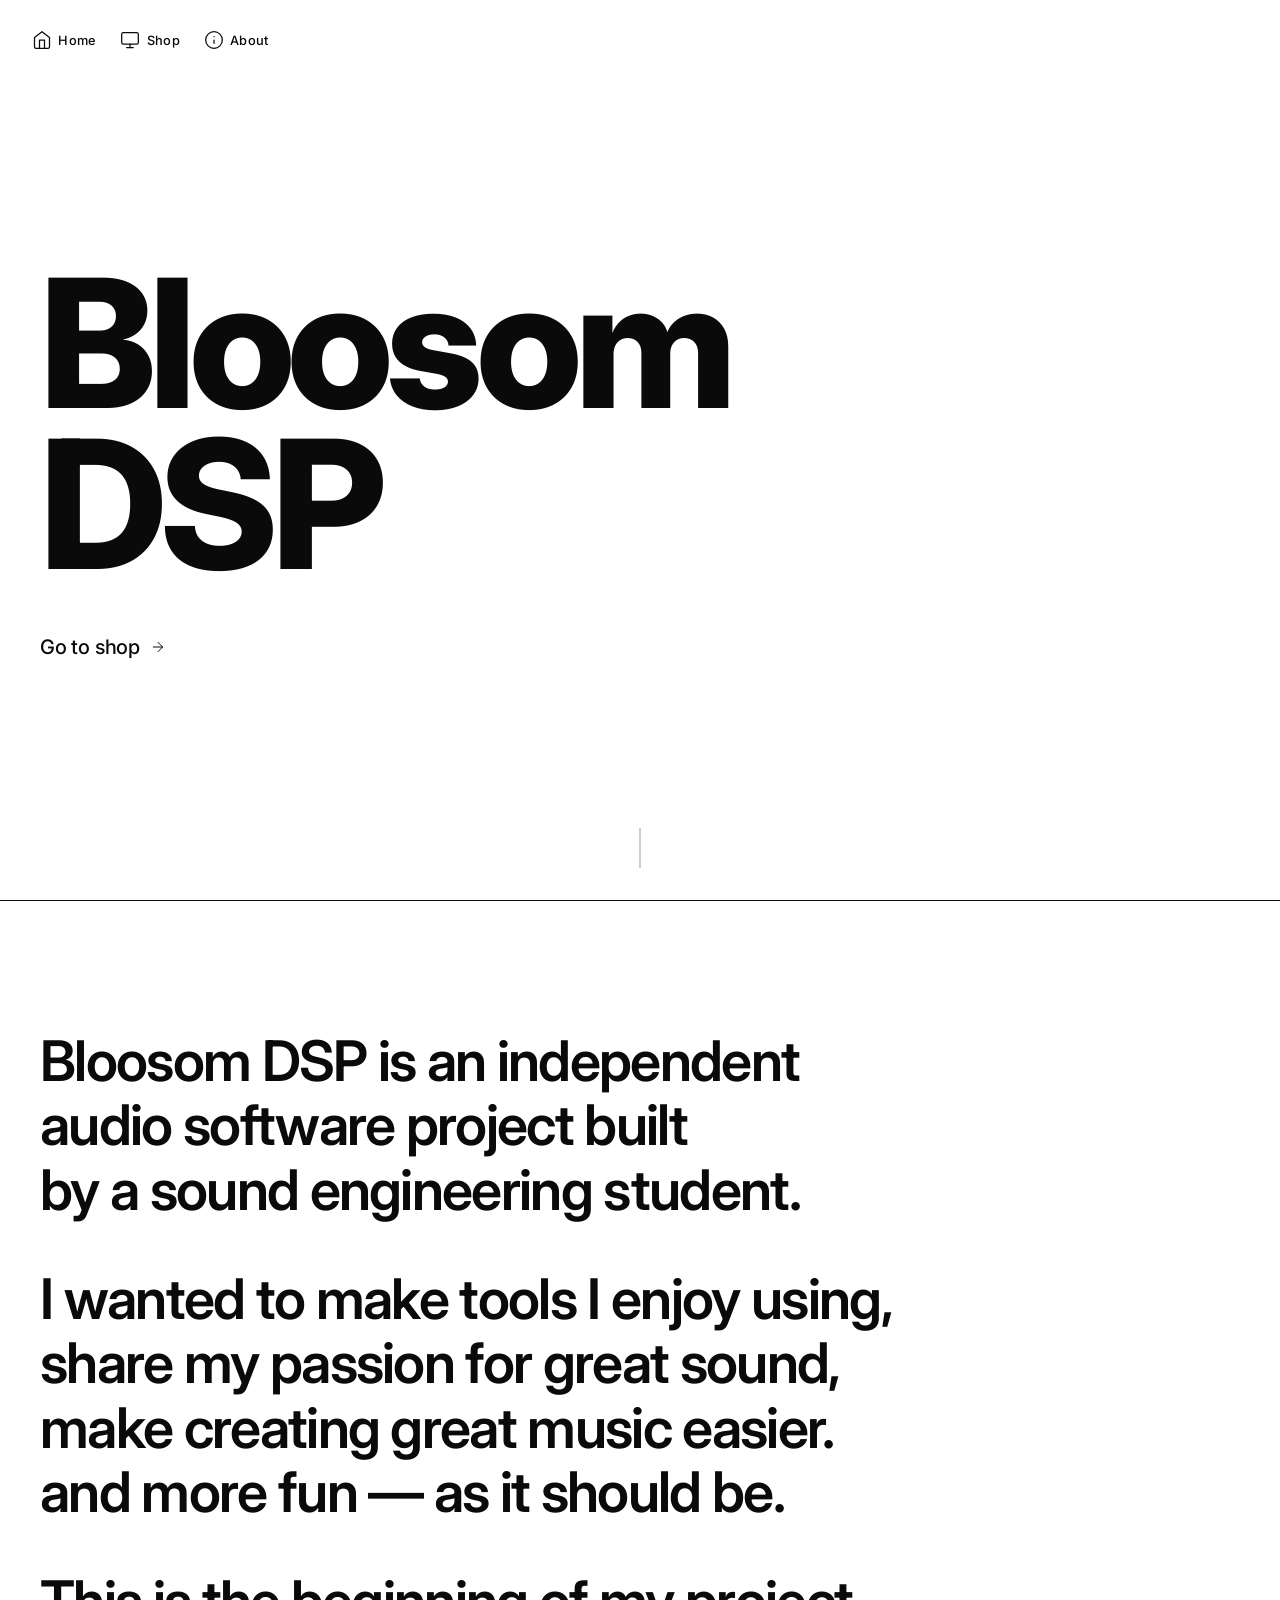
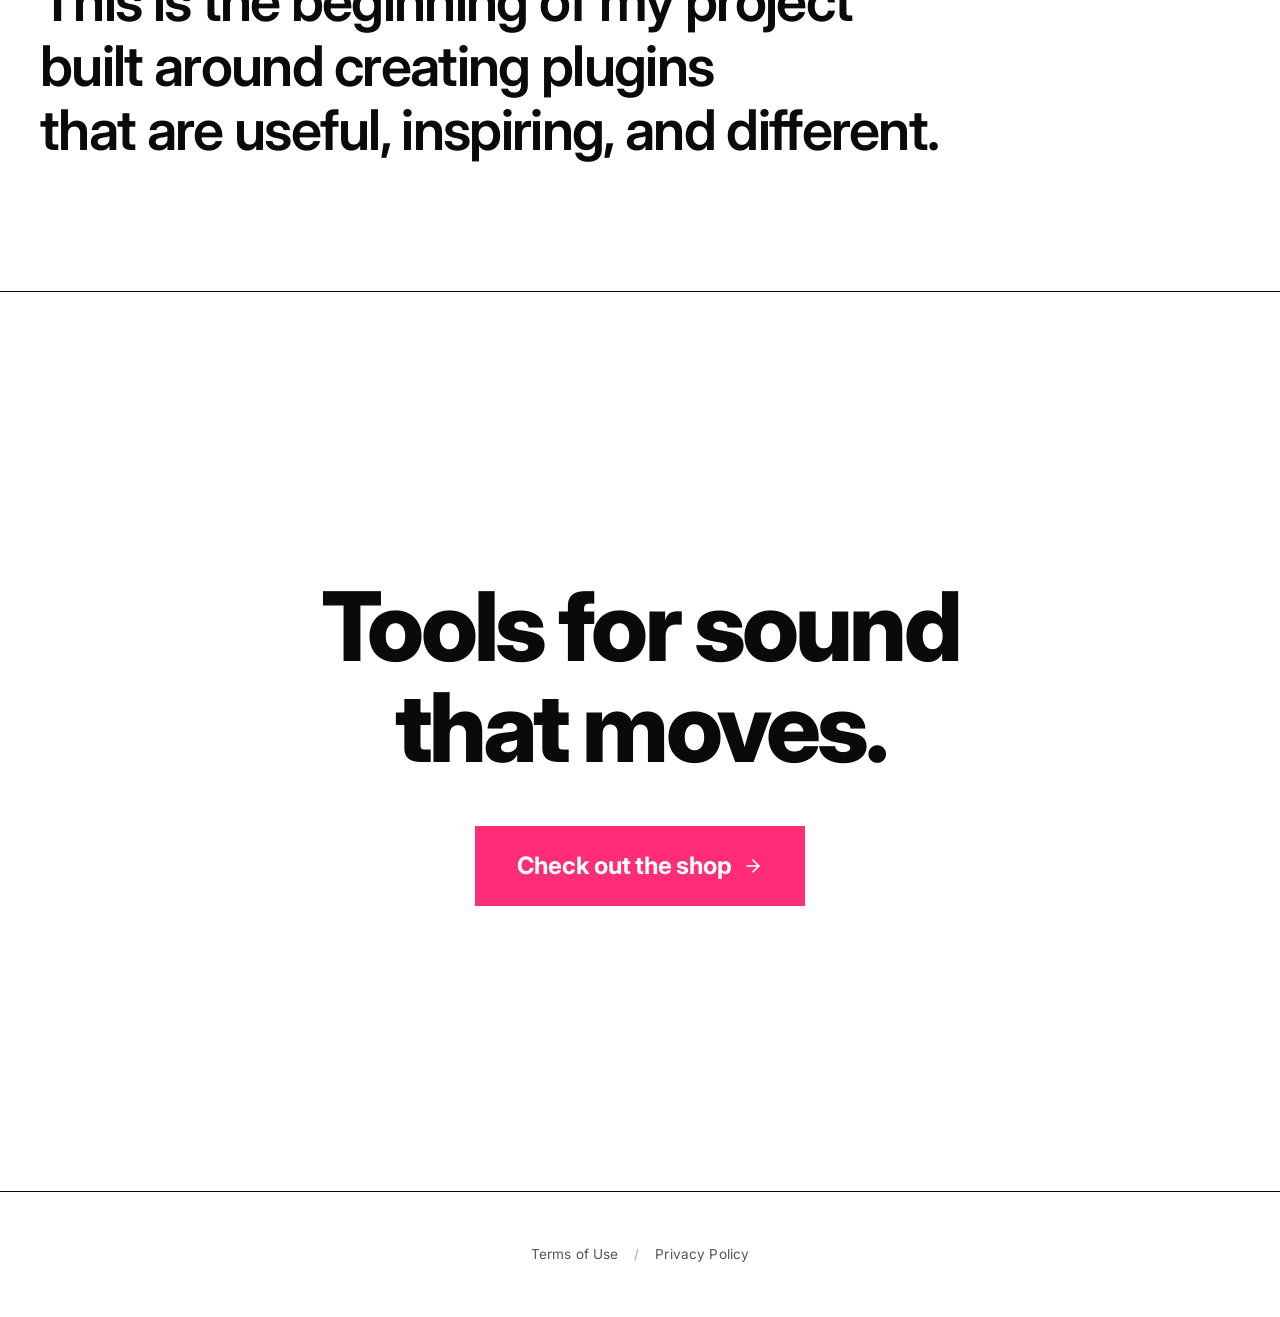
<file: index.html>
<!DOCTYPE html>
<html lang="en">
<head>
    <meta charset="UTF-8">
    <meta name="viewport" content="width=device-width, initial-scale=1.0">
    <title>Bloosom DSP — Audio Tools for Sound That Moves</title>
    <meta name="description" content="Bloosom DSP is an independent audio software project making tools for producers, mixers, and artists who care about character, movement, and sound.">

    <link rel="preconnect" href="https://fonts.googleapis.com">
    <link rel="preconnect" href="https://fonts.gstatic.com" crossorigin>
    <link href="https://fonts.googleapis.com/css2?family=Inter:wght@300;400;500;600;700;800;900&display=swap" rel="stylesheet">

    <link rel="stylesheet" href="style.css">
    <link rel="icon" type="image/png" sizes="32x32" href="src/favicon-32x32.png" />
    <link rel="icon" type="image/png" sizes="16x16" href="src/favicon-16x16.png" />
    <link rel="apple-touch-icon" href="src/apple-touch-icon.png" />
</head>
<body>

    <!-- Minimal Navigation -->
    <nav class="nav" aria-label="Main navigation">
        <div class="nav-inner">
            <a href="index.html#home" class="nav-link" aria-label="Home">
                <svg class="nav-icon" width="20" height="20" viewBox="0 0 24 24" fill="none" stroke="currentColor" stroke-width="1.5" stroke-linecap="round" stroke-linejoin="round" aria-hidden="true">
                    <path d="M3 9l9-7 9 7v11a2 2 0 0 1-2 2H5a2 2 0 0 1-2-2z"></path>
                    <polyline points="9 22 9 12 15 12 15 22"></polyline>
                </svg>
                <span class="nav-label">Home</span>
            </a>
            <a href="index.html#shop" class="nav-link" aria-label="Shop">
                <svg class="nav-icon" width="20" height="20" viewBox="0 0 24 24" fill="none" stroke="currentColor" stroke-width="1.5" stroke-linecap="round" stroke-linejoin="round" aria-hidden="true">
                    <rect x="2" y="3" width="20" height="14" rx="2" ry="2"></rect>
                    <line x1="8" y1="21" x2="16" y2="21"></line>
                    <line x1="12" y1="17" x2="12" y2="21"></line>
                </svg>
                <span class="nav-label">Shop</span>
            </a>
            <a href="index.html#about" class="nav-link" aria-label="About">
                <svg class="nav-icon" width="20" height="20" viewBox="0 0 24 24" fill="none" stroke="currentColor" stroke-width="1.5" stroke-linecap="round" stroke-linejoin="round" aria-hidden="true">
                    <circle cx="12" cy="12" r="10"></circle>
                    <line x1="12" y1="16" x2="12" y2="12"></line>
                    <line x1="12" y1="8" x2="12.01" y2="8"></line>
                </svg>
                <span class="nav-label">About</span>
            </a>
        </div>
    </nav>

    <!-- Hero Section -->
    <section id="home" class="hero">
        <div class="hero-content">
            <h1 class="hero-title">
                <span class="hero-title-line reveal-up">Bloosom</span>
                <span class="hero-title-line reveal-up delay-1">DSP</span>
            </h1>
            <a href="#shop" class="go-to-shop">
                <span class="go-to-shop-text">Go to shop</span>
                <svg class="go-to-shop-arrow" width="16" height="16" viewBox="0 0 24 24" fill="none" stroke="currentColor" stroke-width="1.5" stroke-linecap="round" stroke-linejoin="round" aria-hidden="true">
                    <line x1="5" y1="12" x2="19" y2="12"></line>
                    <polyline points="12 5 19 12 12 19"></polyline>
                </svg>
            </a>
        </div>
        <div class="scroll-indicator" aria-hidden="true">
            <div class="scroll-line"></div>
        </div>
    </section>

    <!-- About Section -->
    <section id="about" class="about">
        <div class="about-inner">
            <p class="about-line reveal-text">Bloosom DSP is an independent</p>
            <p class="about-line reveal-text">audio software project built</p>
            <p class="about-line reveal-text">by a sound engineering student.</p>
            <p class="about-line spacer" aria-hidden="true">&nbsp;</p>
            <p class="about-line reveal-text">I wanted to make tools I enjoy using, </p>
            <p class="about-line reveal-text">share my passion for great sound,</p>
            <p class="about-line reveal-text">make creating great music easier.</p>
            <p class="about-line reveal-text">and more fun — as it should be.</p>
            <p class="about-line spacer" aria-hidden="true">&nbsp;</p>
            <p class="about-line reveal-text">This is the beginning of my project</p>
            <p class="about-line reveal-text">built around creating plugins</p>
            <p class="about-line reveal-text">that are useful, inspiring, and different.</p>
        </div>
    </section>

    <!-- Shop Section -->
    <section id="shop" class="shop">
        <div class="shop-inner">
            <h2 class="shop-heading reveal-up">Tools for sound<br>that moves.</h2>
            <a href="http://store.bloosomdsp.com" class="shop-cta" target="_blank" rel="noopener noreferrer">
                <span class="shop-cta-text">Check out the shop</span>
                <svg class="shop-cta-arrow" width="20" height="20" viewBox="0 0 24 24" fill="none" stroke="currentColor" stroke-width="2" stroke-linecap="round" stroke-linejoin="round" aria-hidden="true">
                    <line x1="5" y1="12" x2="19" y2="12"></line>
                    <polyline points="12 5 19 12 12 19"></polyline>
                </svg>
            </a>
        </div>
    </section>

    <!-- Footer -->
    <footer class="footer">
        <div class="footer-inner">
            <a href="terms.html" class="footer-link">Terms of Use</a>
            <span class="footer-divider" aria-hidden="true">/</span>
            <a href="privacy.html" class="footer-link">Privacy Policy</a>
        </div>
    </footer>

    <script src="script.js"></script>
</body>
</html>
</file>
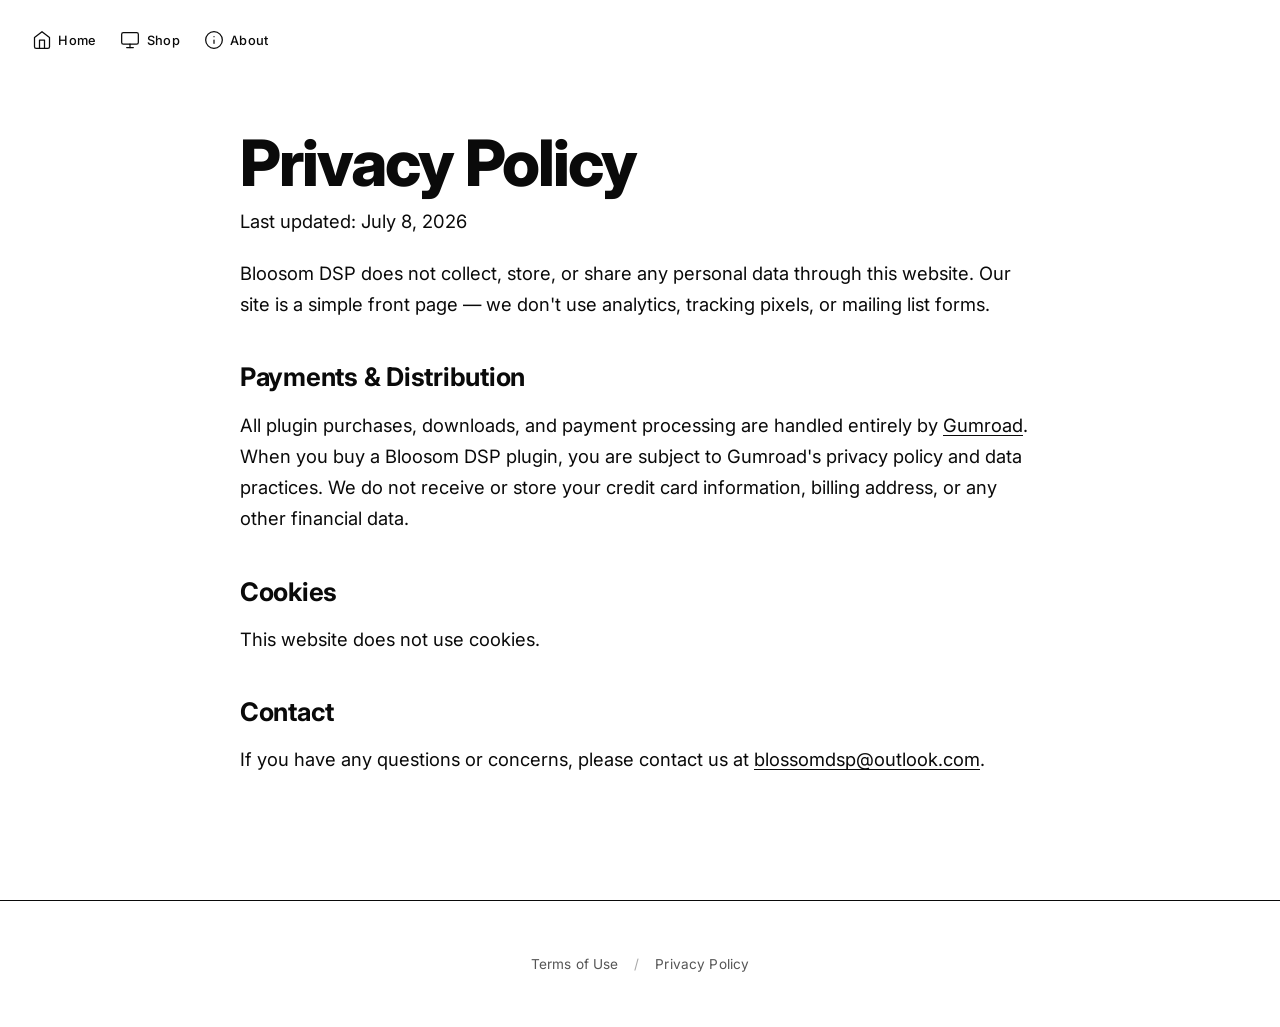
<file: privacy.html>
<!DOCTYPE html>
<html lang="en">
<head>
    <meta charset="UTF-8">
    <meta name="viewport" content="width=device-width, initial-scale=1.0">
    <title>Privacy Policy — Bloosom DSP</title>
    <meta name="description" content="Bloosom DSP privacy policy.">

    <link rel="preconnect" href="https://fonts.googleapis.com">
    <link rel="preconnect" href="https://fonts.gstatic.com" crossorigin>
    <link href="https://fonts.googleapis.com/css2?family=Inter:wght@300;400;500;600;700;800;900&display=swap" rel="stylesheet">

    <link rel="stylesheet" href="style.css">
    <link rel="icon" type="image/png" sizes="32x32" href="OLD/src/favicon-32x32.png" />
    <link rel="icon" type="image/png" sizes="16x16" href="OLD/src/favicon-16x16.png" />
    <link rel="apple-touch-icon" href="OLD/src/apple-touch-icon.png" />
</head>
<body>

<nav class="nav" aria-label="Main navigation">
    <div class="nav-inner">
        <a href="index.html#home" class="nav-link" aria-label="Home">
            <svg class="nav-icon" width="20" height="20" viewBox="0 0 24 24" fill="none" stroke="currentColor" stroke-width="1.5" stroke-linecap="round" stroke-linejoin="round" aria-hidden="true">
                <path d="M3 9l9-7 9 7v11a2 2 0 0 1-2 2H5a2 2 0 0 1-2-2z"></path>
                <polyline points="9 22 9 12 15 12 15 22"></polyline>
            </svg>
            <span class="nav-label">Home</span>
        </a>
        <a href="index.html#shop" class="nav-link" aria-label="Shop">
            <svg class="nav-icon" width="20" height="20" viewBox="0 0 24 24" fill="none" stroke="currentColor" stroke-width="1.5" stroke-linecap="round" stroke-linejoin="round" aria-hidden="true">
                <rect x="2" y="3" width="20" height="14" rx="2" ry="2"></rect>
                <line x1="8" y1="21" x2="16" y2="21"></line>
                <line x1="12" y1="17" x2="12" y2="21"></line>
            </svg>
            <span class="nav-label">Shop</span>
        </a>
        <a href="index.html#about" class="nav-link" aria-label="About">
            <svg class="nav-icon" width="20" height="20" viewBox="0 0 24 24" fill="none" stroke="currentColor" stroke-width="1.5" stroke-linecap="round" stroke-linejoin="round" aria-hidden="true">
                <circle cx="12" cy="12" r="10"></circle>
                <line x1="12" y1="16" x2="12" y2="12"></line>
                <line x1="12" y1="8" x2="12.01" y2="8"></line>
            </svg>
            <span class="nav-label">About</span>
        </a>
    </div>
</nav>

<main class="legal-page">
    <div class="legal-inner">
        <h1>Privacy Policy</h1>
        <p class="legal-date">Last updated: July 8, 2026</p>

        <p>Bloosom DSP does not collect, store, or share any personal data through this website. Our site is a simple front page — we don't use analytics, tracking pixels, or mailing list forms.</p>

        <h2>Payments &amp; Distribution</h2>
        <p>All plugin purchases, downloads, and payment processing are handled entirely by <a href="https://gumroad.com" target="_blank" rel="noopener noreferrer">Gumroad</a>. When you buy a Bloosom DSP plugin, you are subject to Gumroad's privacy policy and data practices. We do not receive or store your credit card information, billing address, or any other financial data.</p>

        <h2>Cookies</h2>
        <p>This website does not use cookies.</p>

        <h2>Contact</h2>
        <p>If you have any questions or concerns, please contact us at <a href="mailto:blossomdsp@outlook.com">blossomdsp@outlook.com</a>.</p>
    </div>
</main>

<footer class="footer">
    <div class="footer-inner">
        <a href="terms.html" class="footer-link">Terms of Use</a>
        <span class="footer-divider" aria-hidden="true">/</span>
        <a href="privacy.html" class="footer-link">Privacy Policy</a>
    </div>
</footer>

</body>
</html>
</file>
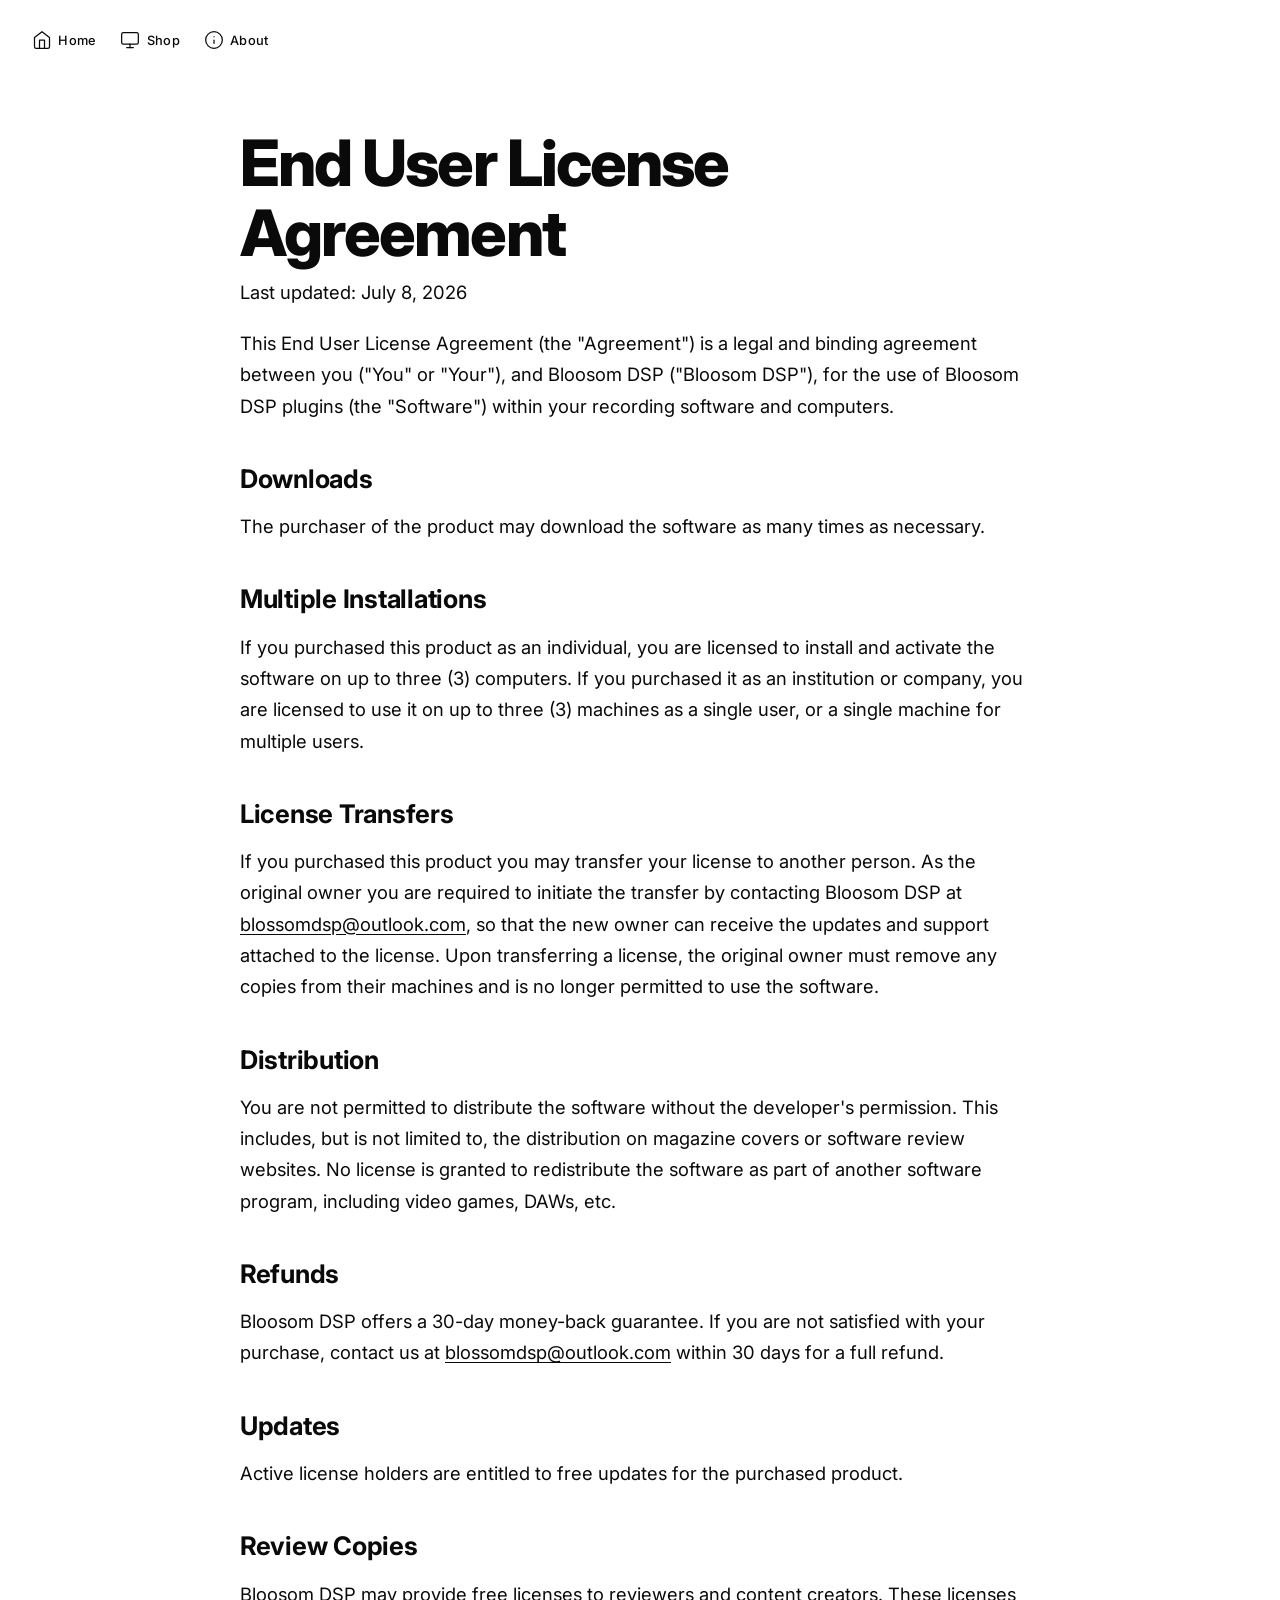
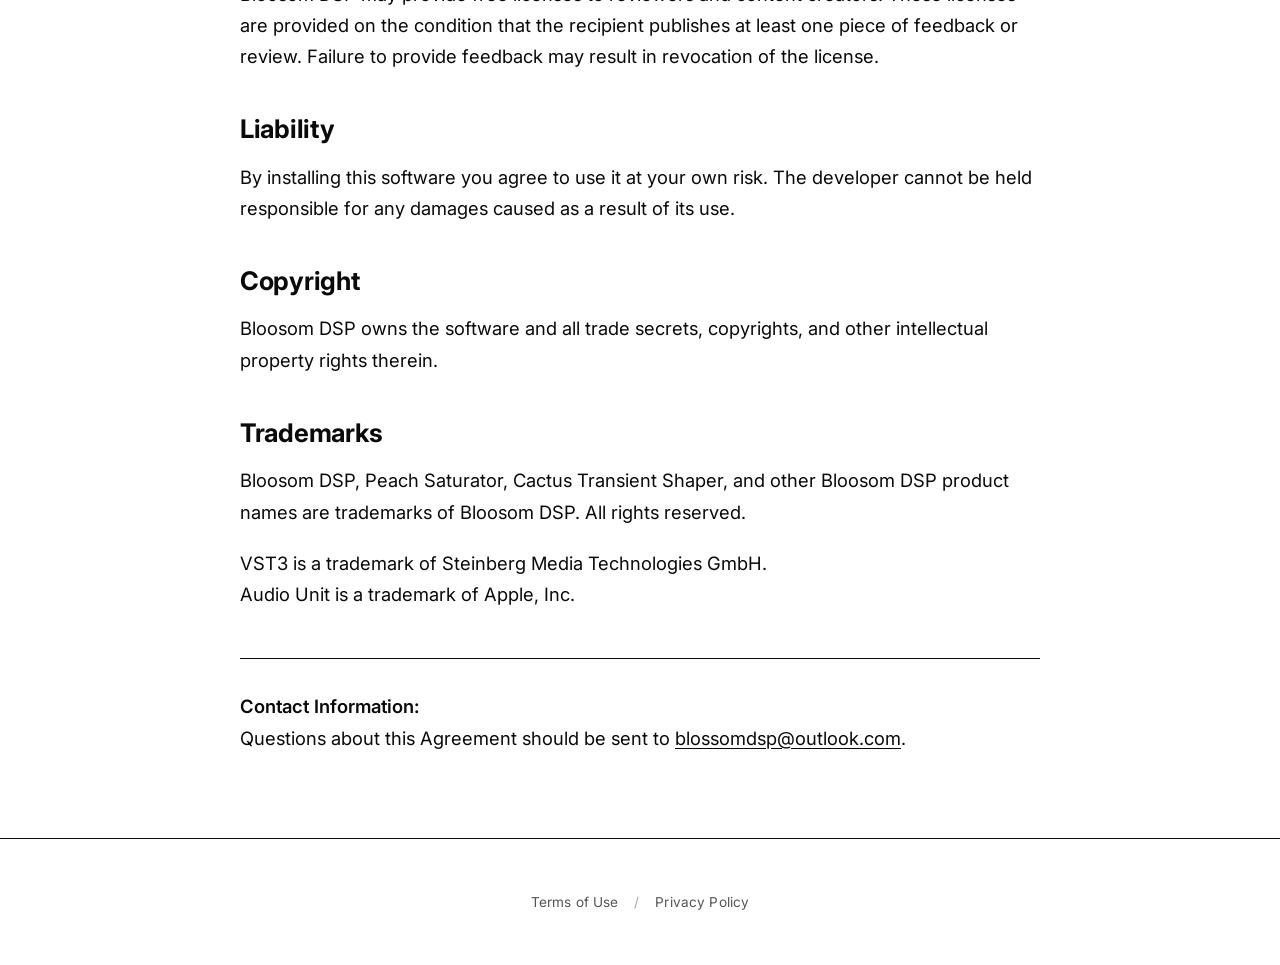
<file: terms.html>
<!DOCTYPE html>
<html lang="en">
<head>
    <meta charset="UTF-8">
    <meta name="viewport" content="width=device-width, initial-scale=1.0">
    <title>End User License Agreement — Bloosom DSP</title>
    <meta name="description" content="Bloosom DSP end user license agreement.">

    <link rel="preconnect" href="https://fonts.googleapis.com">
    <link rel="preconnect" href="https://fonts.gstatic.com" crossorigin>
    <link href="https://fonts.googleapis.com/css2?family=Inter:wght@300;400;500;600;700;800;900&display=swap" rel="stylesheet">

    <link rel="stylesheet" href="style.css">
    <link rel="icon" type="image/png" sizes="32x32" href="OLD/src/favicon-32x32.png" />
    <link rel="icon" type="image/png" sizes="16x16" href="OLD/src/favicon-16x16.png" />
    <link rel="apple-touch-icon" href="OLD/src/apple-touch-icon.png" />
</head>
<body>

<nav class="nav" aria-label="Main navigation">
    <div class="nav-inner">
        <a href="index.html#home" class="nav-link" aria-label="Home">
            <svg class="nav-icon" width="20" height="20" viewBox="0 0 24 24" fill="none" stroke="currentColor" stroke-width="1.5" stroke-linecap="round" stroke-linejoin="round" aria-hidden="true">
                <path d="M3 9l9-7 9 7v11a2 2 0 0 1-2 2H5a2 2 0 0 1-2-2z"></path>
                <polyline points="9 22 9 12 15 12 15 22"></polyline>
            </svg>
            <span class="nav-label">Home</span>
        </a>
        <a href="index.html#shop" class="nav-link" aria-label="Shop">
            <svg class="nav-icon" width="20" height="20" viewBox="0 0 24 24" fill="none" stroke="currentColor" stroke-width="1.5" stroke-linecap="round" stroke-linejoin="round" aria-hidden="true">
                <rect x="2" y="3" width="20" height="14" rx="2" ry="2"></rect>
                <line x1="8" y1="21" x2="16" y2="21"></line>
                <line x1="12" y1="17" x2="12" y2="21"></line>
            </svg>
            <span class="nav-label">Shop</span>
        </a>
        <a href="index.html#about" class="nav-link" aria-label="About">
            <svg class="nav-icon" width="20" height="20" viewBox="0 0 24 24" fill="none" stroke="currentColor" stroke-width="1.5" stroke-linecap="round" stroke-linejoin="round" aria-hidden="true">
                <circle cx="12" cy="12" r="10"></circle>
                <line x1="12" y1="16" x2="12" y2="12"></line>
                <line x1="12" y1="8" x2="12.01" y2="8"></line>
            </svg>
            <span class="nav-label">About</span>
        </a>
    </div>
</nav>

<main class="legal-page">
    <div class="legal-inner">
        <h1>End User License Agreement</h1>
        <p class="legal-date">Last updated: July 8, 2026</p>

        <p>This End User License Agreement (the "Agreement") is a legal and binding agreement between you ("You" or "Your"), and Bloosom DSP ("Bloosom DSP"), for the use of Bloosom DSP plugins (the "Software") within your recording software and computers.</p>

        <h2>Downloads</h2>
        <p>The purchaser of the product may download the software as many times as necessary.</p>

        <h2>Multiple Installations</h2>
        <p>If you purchased this product as an individual, you are licensed to install and activate the software on up to three (3) computers. If you purchased it as an institution or company, you are licensed to use it on up to three (3) machines as a single user, or a single machine for multiple users.</p>

        <h2>License Transfers</h2>
        <p>If you purchased this product you may transfer your license to another person. As the original owner you are required to initiate the transfer by contacting Bloosom DSP at <a href="mailto:blossomdsp@outlook.com">blossomdsp@outlook.com</a>, so that the new owner can receive the updates and support attached to the license. Upon transferring a license, the original owner must remove any copies from their machines and is no longer permitted to use the software.</p>

        <h2>Distribution</h2>
        <p>You are not permitted to distribute the software without the developer's permission. This includes, but is not limited to, the distribution on magazine covers or software review websites. No license is granted to redistribute the software as part of another software program, including video games, DAWs, etc.</p>

        <h2>Refunds</h2>
        <p>Bloosom DSP offers a 30-day money-back guarantee. If you are not satisfied with your purchase, contact us at <a href="mailto:blossomdsp@outlook.com">blossomdsp@outlook.com</a> within 30 days for a full refund.</p>

        <h2>Updates</h2>
        <p>Active license holders are entitled to free updates for the purchased product.</p>

        <h2>Review Copies</h2>
        <p>Bloosom DSP may provide free licenses to reviewers and content creators. These licenses are provided on the condition that the recipient publishes at least one piece of feedback or review. Failure to provide feedback may result in revocation of the license.</p>

        <h2>Liability</h2>
        <p>By installing this software you agree to use it at your own risk. The developer cannot be held responsible for any damages caused as a result of its use.</p>

        <h2>Copyright</h2>
        <p>Bloosom DSP owns the software and all trade secrets, copyrights, and other intellectual property rights therein.</p>

        <h2>Trademarks</h2>
        <p>Bloosom DSP, Peach Saturator, Cactus Transient Shaper, and other Bloosom DSP product names are trademarks of Bloosom DSP. All rights reserved.</p>
        <p>VST3 is a trademark of Steinberg Media Technologies GmbH.<br>Audio Unit is a trademark of Apple, Inc.</p>

        <div class="legal-contact">
            <p><strong>Contact Information:</strong><br>Questions about this Agreement should be sent to <a href="mailto:blossomdsp@outlook.com">blossomdsp@outlook.com</a>.</p>
        </div>
    </div>
</main>

<footer class="footer">
    <div class="footer-inner">
        <a href="terms.html" class="footer-link">Terms of Use</a>
        <span class="footer-divider" aria-hidden="true">/</span>
        <a href="privacy.html" class="footer-link">Privacy Policy</a>
    </div>
</footer>

</body>
</html>
</file>
<file: style.css>
/* ==========================================
   Bloosom DSP — Editorial Minimalist Styles
   ========================================== */

/* CSS Custom Properties */
:root {
    --color-bg: #ffffff;
    --color-text: #0a0a0a;
    --color-text-secondary: #555555;
    --color-border: #0a0a0a;
    --color-accent: #ff2d78;
    --color-accent-hover: #e6005c;
    --font-body: 'Inter', -apple-system, BlinkMacSystemFont, 'Segoe UI', Roboto, sans-serif;
    --transition-smooth: cubic-bezier(0.25, 0.46, 0.45, 0.94);
    --transition-spring: cubic-bezier(0.34, 1.56, 0.64, 1);
}

/* Reset & Base */
*, *::before, *::after {
    margin: 0;
    padding: 0;
    box-sizing: border-box;
}

html {
    font-size: 16px;
    scroll-behavior: smooth;
    -webkit-font-smoothing: antialiased;
    -moz-osx-font-smoothing: grayscale;
}

@media (prefers-reduced-motion: reduce) {
    html {
        scroll-behavior: auto;
    }
    *, *::before, *::after {
        animation-duration: 0.01ms !important;
        animation-iteration-count: 1 !important;
        transition-duration: 0.01ms !important;
    }
}

body {
    font-family: var(--font-body);
    background-color: var(--color-bg);
    color: var(--color-text);
    line-height: 1.5;
    overflow-x: hidden;
}

/* ==========================================
   Navigation
   ========================================== */
.nav {
    position: fixed;
    top: 0;
    left: 0;
    right: 0;
    z-index: 100;
    padding: 1.5rem 2rem;
    pointer-events: none;
}

.nav-inner {
    display: flex;
    justify-content: flex-start;
    gap: 1.5rem;
    pointer-events: auto;
}

.nav-link {
    display: flex;
    align-items: center;
    gap: 0.4rem;
    text-decoration: none;
    color: var(--color-text);
    font-size: 0.8rem;
    font-weight: 500;
    letter-spacing: 0.02em;
    padding: 0.4rem 0;
    position: relative;
    transition: letter-spacing 0.4s var(--transition-smooth),
                opacity 0.3s ease;
}

.nav-link::after {
    content: '';
    position: absolute;
    bottom: 0;
    left: 0;
    width: 0;
    height: 1px;
    background-color: var(--color-text);
    transition: width 0.4s var(--transition-smooth);
}

.nav-link:hover::after,
.nav-link:focus::after {
    width: 100%;
}

.nav-link:hover,
.nav-link:focus {
    letter-spacing: 0.08em;
    outline: none;
}

.nav-link:focus-visible {
    outline: 2px solid var(--color-text);
    outline-offset: 4px;
}

.nav-icon {
    transition: transform 0.4s var(--transition-spring);
}

.nav-link:hover .nav-icon,
.nav-link:focus .nav-icon {
    transform: translateY(-2px);
}

.nav-label {
    display: inline;
}

/* ==========================================
   Hero Section
   ========================================== */
.hero {
    min-height: 100vh;
    display: flex;
    flex-direction: column;
    justify-content: center;
    align-items: flex-start;
    padding: 6rem 2rem 4rem;
    position: relative;
}

.hero-content {
    max-width: 1200px;
    width: 100%;
    margin: 0 auto;
}

.hero-title {
    font-size: clamp(4rem, 14vw, 12rem);
    font-weight: 800;
    line-height: 0.9;
    letter-spacing: -0.04em;
    margin-bottom: 2.5rem;
}

.hero-title-line {
    display: block;
}

/* Go to shop link */
.go-to-shop {
    display: inline-flex;
    align-items: center;
    gap: 0.6rem;
    text-decoration: none;
    color: var(--color-text);
    font-size: clamp(1rem, 2vw, 1.25rem);
    font-weight: 500;
    letter-spacing: -0.01em;
    padding: 0.5rem 0;
    position: relative;
    transition: gap 0.4s var(--transition-spring);
}

.go-to-shop::after {
    content: '';
    position: absolute;
    bottom: 0;
    left: 0;
    width: 0;
    height: 1px;
    background-color: var(--color-text);
    transition: width 0.5s var(--transition-smooth);
}

.go-to-shop:hover::after,
.go-to-shop:focus::after {
    width: 100%;
}

.go-to-shop:hover,
.go-to-shop:focus {
    gap: 1rem;
    outline: none;
}

.go-to-shop:focus-visible {
    outline: 2px solid var(--color-text);
    outline-offset: 6px;
}

.go-to-shop-text {
    transition: letter-spacing 0.4s var(--transition-smooth);
}

.go-to-shop:hover .go-to-shop-text,
.go-to-shop:focus .go-to-shop-text {
    letter-spacing: 0.02em;
}

.go-to-shop-arrow {
    transition: transform 0.4s var(--transition-spring);
}

.go-to-shop:hover .go-to-shop-arrow,
.go-to-shop:focus .go-to-shop-arrow {
    transform: translateX(4px);
}

/* Scroll indicator */
.scroll-indicator {
    position: absolute;
    bottom: 2rem;
    left: 50%;
    transform: translateX(-50%);
    display: flex;
    flex-direction: column;
    align-items: center;
    opacity: 0.4;
}

.scroll-line {
    width: 1px;
    height: 40px;
    background-color: var(--color-text);
    animation: scrollPulse 2s ease-in-out infinite;
}

@keyframes scrollPulse {
    0%, 100% {
        transform: scaleY(1);
        opacity: 0.6;
    }
    50% {
        transform: scaleY(0.4);
        opacity: 0.2;
    }
}

/* ==========================================
   About Section
   ========================================== */
.about {
    min-height: 100vh;
    display: flex;
    align-items: center;
    padding: 8rem 2rem;
    border-top: 1px solid var(--color-border);
}

.about-inner {
    max-width: 1200px;
    width: 100%;
    margin: 0 auto;
}

.about-line {
    font-size: clamp(1.6rem, 5vw, 3.5rem);
    font-weight: 600;
    line-height: 1.15;
    letter-spacing: -0.03em;
    color: var(--color-text);
}

.about-line.spacer {
    height: 0.8em;
}

/* ==========================================
   Shop Section
   ========================================== */
.shop {
    min-height: 100vh;
    display: flex;
    align-items: center;
    justify-content: center;
    padding: 8rem 2rem;
    border-top: 1px solid var(--color-border);
}

.shop-inner {
    text-align: center;
    max-width: 800px;
}

.shop-heading {
    font-size: clamp(2.5rem, 8vw, 6rem);
    font-weight: 800;
    line-height: 1.05;
    letter-spacing: -0.04em;
    margin-bottom: 3rem;
}

/* Pink CTA Button */
.shop-cta {
    display: inline-flex;
    align-items: center;
    gap: 0.75rem;
    background-color: var(--color-accent);
    color: #ffffff;
    font-size: clamp(1.1rem, 2.5vw, 1.5rem);
    font-weight: 700;
    letter-spacing: -0.01em;
    text-decoration: none;
    padding: 1.25rem 2.5rem;
    border: 2px solid var(--color-accent);
    cursor: pointer;
    position: relative;
    overflow: hidden;
    transition: background-color 0.4s ease,
                color 0.4s ease,
                transform 0.4s var(--transition-spring),
                box-shadow 0.4s ease;
}

.shop-cta::before {
    content: '';
    position: absolute;
    top: 0;
    left: -100%;
    width: 100%;
    height: 100%;
    background-color: var(--color-text);
    transition: left 0.5s var(--transition-smooth);
    z-index: 0;
}

.shop-cta:hover::before,
.shop-cta:focus::before {
    left: 0;
}

.shop-cta:hover,
.shop-cta:focus {
    color: #ffffff;
    border-color: var(--color-text);
    transform: scale(1.03);
    box-shadow: 0 12px 40px rgba(255, 45, 120, 0.25);
    outline: none;
}

.shop-cta:focus-visible {
    outline: 3px solid var(--color-text);
    outline-offset: 4px;
}

.shop-cta-text,
.shop-cta-arrow {
    position: relative;
    z-index: 1;
}

.shop-cta-arrow {
    transition: transform 0.4s var(--transition-spring);
}

.shop-cta:hover .shop-cta-arrow,
.shop-cta:focus .shop-cta-arrow {
    transform: translateX(6px);
}

/* ==========================================
   Footer
   ========================================== */
.footer {
    padding: 3rem 2rem;
    border-top: 1px solid var(--color-border);
}

.footer-inner {
    max-width: 1200px;
    margin: 0 auto;
    display: flex;
    justify-content: center;
    align-items: center;
    gap: 1rem;
}

.footer-link {
    font-size: 0.85rem;
    font-weight: 400;
    color: var(--color-text-secondary);
    text-decoration: none;
    letter-spacing: 0.01em;
    padding: 0.3rem 0;
    position: relative;
    transition: color 0.3s ease;
}

.footer-link::after {
    content: '';
    position: absolute;
    bottom: 0;
    left: 0;
    width: 0;
    height: 1px;
    background-color: var(--color-text);
    transition: width 0.4s var(--transition-smooth);
}

.footer-link:hover::after,
.footer-link:focus::after {
    width: 100%;
}

.footer-link:hover,
.footer-link:focus {
    color: var(--color-text);
    outline: none;
}

.footer-link:focus-visible {
    outline: 2px solid var(--color-text);
    outline-offset: 3px;
}

.footer-divider {
    color: var(--color-text-secondary);
    font-size: 0.85rem;
    opacity: 0.5;
}

/* ==========================================
   Scroll-Triggered Reveal Animations
   ========================================== */
.reveal-up {
    opacity: 0;
    transform: translateY(60px);
    transition: opacity 0.9s var(--transition-smooth),
                transform 0.9s var(--transition-smooth);
}

.reveal-up.visible {
    opacity: 1;
    transform: translateY(0);
}

.delay-1 {
    transition-delay: 0.15s;
}

/* Text reveal for about section lines */
.reveal-text {
    opacity: 0;
    transform: translateX(-30px);
    transition: opacity 0.8s var(--transition-smooth),
                transform 0.8s var(--transition-smooth);
}

.reveal-text.visible {
    opacity: 1;
    transform: translateX(0);
}

/* Stagger delays for about lines */
.about-inner .reveal-text:nth-child(1) { transition-delay: 0s; }
.about-inner .reveal-text:nth-child(2) { transition-delay: 0.06s; }
.about-inner .reveal-text:nth-child(3) { transition-delay: 0.12s; }
.about-inner .reveal-text:nth-child(5) { transition-delay: 0.22s; }
.about-inner .reveal-text:nth-child(6) { transition-delay: 0.28s; }
.about-inner .reveal-text:nth-child(7) { transition-delay: 0.34s; }
.about-inner .reveal-text:nth-child(8) { transition-delay: 0.4s; }
.about-inner .reveal-text:nth-child(9) { transition-delay: 0.44s; }
.about-inner .reveal-text:nth-child(10) { transition-delay: 0.5s; }
.about-inner .reveal-text:nth-child(11) { transition-delay: 0.56s; }
.about-inner .reveal-text:nth-child(12) { transition-delay: 0.62s; }

/* ==========================================
   Responsive Design
   ========================================== */

/* Tablet */
@media (max-width: 768px) {
    .nav {
        padding: 1.2rem 1.5rem;
    }

    .nav-inner {
        gap: 1.2rem;
    }

    .hero {
        padding: 5rem 1.5rem 3rem;
    }

    .about {
        padding: 6rem 1.5rem;
    }

    .shop {
        padding: 6rem 1.5rem;
    }

    .footer {
        padding: 2.5rem 1.5rem;
    }

    .shop-heading {
        margin-bottom: 2.5rem;
    }

    .shop-cta {
        padding: 1.1rem 2rem;
    }
}

/* Mobile */
@media (max-width: 480px) {
    .nav {
        padding: 1rem;
    }

    .nav-inner {
        gap: 1rem;
    }

    .nav-link {
        font-size: 0.75rem;
    }

    .nav-label {
        display: none;
    }

    .hero {
        padding: 4.5rem 1rem 3rem;
        min-height: 100dvh;
    }

    .hero-title {
        margin-bottom: 2rem;
    }

    .about {
        padding: 5rem 1rem;
        min-height: auto;
    }

    .about-line.spacer {
        height: 0.6em;
    }

    .shop {
        padding: 5rem 1rem;
        min-height: auto;
    }

    .shop-heading {
        margin-bottom: 2rem;
    }

    .shop-cta {
        padding: 1rem 1.75rem;
        font-size: 1.1rem;
    }

    .footer {
        padding: 2rem 1rem;
    }

    .scroll-indicator {
        display: none;
    }
}

/* Large desktop */
@media (min-width: 1600px) {
    .hero,
    .about,
    .shop {
        padding-left: 4rem;
        padding-right: 4rem;
    }

    .hero-content,
    .about-inner,
    .shop-inner,
    .footer-inner {
        max-width: 1400px;
    }
}

/* ==========================================
   Selection Styling
   ========================================== */
::selection {
    background-color: var(--color-accent);
    color: #ffffff;
}

/* ==========================================
   Focus styles for keyboard navigation
   ========================================== */
a:focus-visible,
button:focus-visible {
    outline: 2px solid var(--color-text);
    outline-offset: 4px;
}

/* ==========================================
   Legal Pages (Privacy & Terms)
   ========================================== */

.legal-page {
    min-height: 100vh;
    padding: 8rem 2rem 4rem;
}

.legal-inner {
    max-width: 800px;
    margin: 0 auto;
}

.legal-page h1 {
    font-size: clamp(2.5rem, 6vw, 4rem);
    font-weight: 800;
    line-height: 1.1;
    letter-spacing: -0.03em;
    margin-bottom: 0.5rem;
}

.legal-date {
    font-size: 0.9rem;
    color: var(--color-text-secondary);
    margin-bottom: 3rem;
    font-weight: 400;
}

.legal-page h2 {
    font-size: clamp(1.2rem, 3vw, 1.6rem);
    font-weight: 700;
    line-height: 1.3;
    letter-spacing: -0.01em;
    margin-top: 2.5rem;
    margin-bottom: 1rem;
}

.legal-page p {
    font-size: clamp(1rem, 2vw, 1.15rem);
    line-height: 1.7;
    color: var(--color-text);
    margin-bottom: 1.25rem;
    font-weight: 400;
}

.legal-page a {
    color: var(--color-text);
    text-decoration: underline;
    text-underline-offset: 3px;
    transition: color 0.3s ease;
}

.legal-page a:hover {
    color: var(--color-accent);
}

.legal-page strong {
    font-weight: 600;
}

.legal-contact {
    margin-top: 3rem;
    padding-top: 2rem;
    border-top: 1px solid var(--color-border);
}

@media (max-width: 768px) {
    .legal-page {
        padding: 6rem 1.5rem 3rem;
    }
}

@media (max-width: 480px) {
    .legal-page {
        padding: 5rem 1rem 2.5rem;
    }
}
</file>
